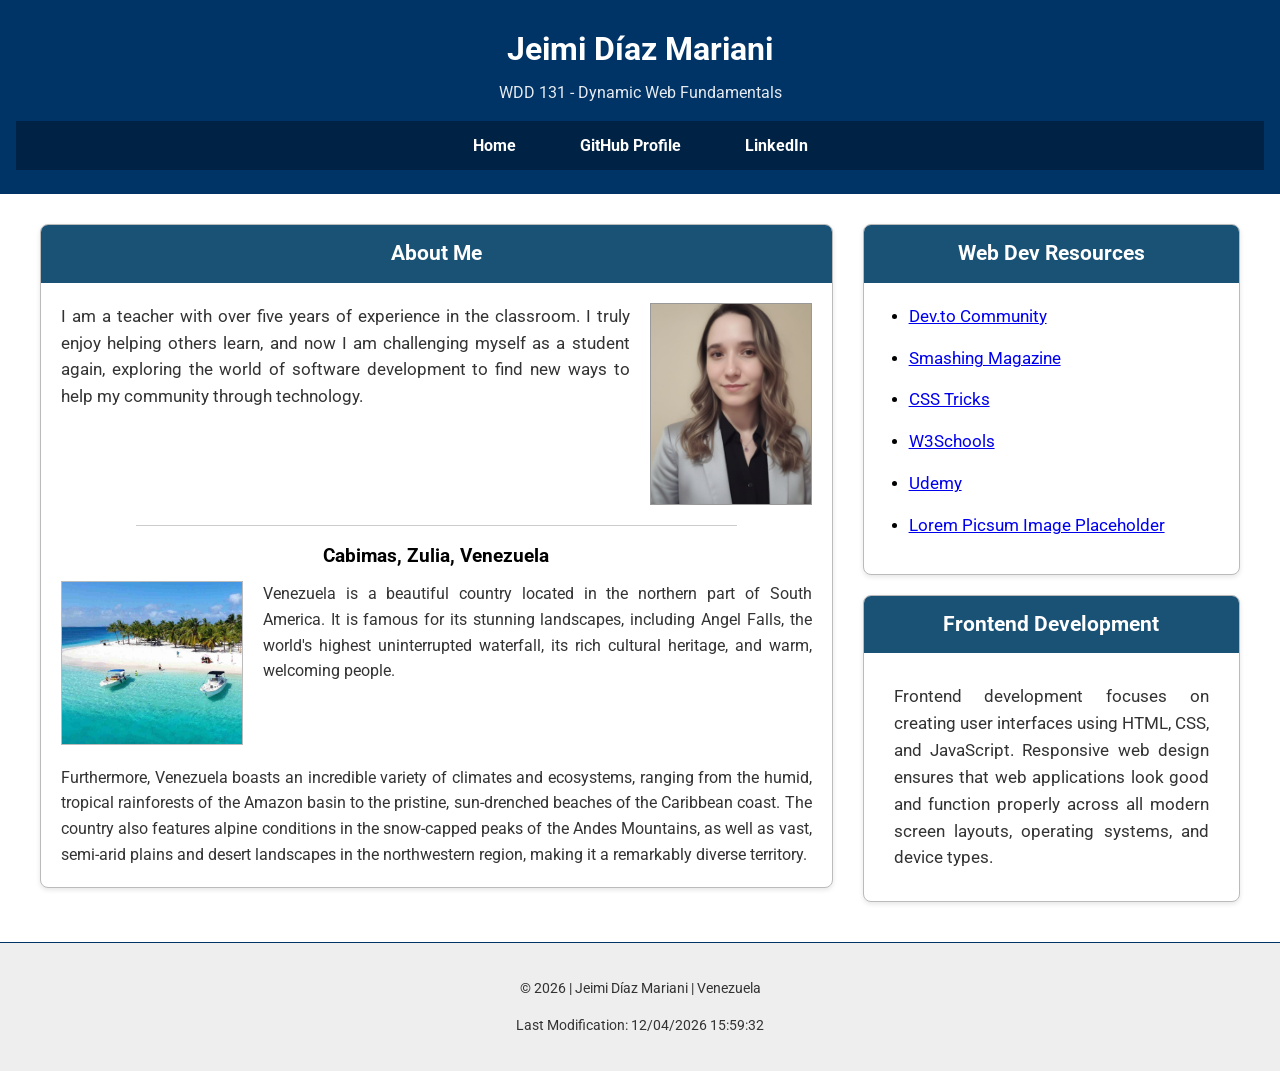
<file: index.html>
<!DOCTYPE html>
<html lang="en">
<head>
    <meta charset="UTF-8">
    <meta name="viewport" content="width=device-width, initial-scale=1.0">
    <title>WDD 131 - Dynamic Web Fundamentals - Jeimi Díaz Mariani</title>
    <meta name="description" content="WDD 131: Web Frontend Development - Jeimi Díaz Mariani.">
    <meta name="author" content="Jeimi Díaz Mariani">
    <link rel="preconnect" href="https://fonts.googleapis.com">
    <link rel="preconnect" href="https://fonts.gstatic.com" crossorigin>
    <link href="https://fonts.googleapis.com/css2?family=Roboto:wght@400;700&display=swap" rel="stylesheet">
    <link rel="stylesheet" href="styles/base.css">
    <script src="scripts/getdates.js" defer></script>
</head>
<body>
    <header>
        <h1>Jeimi Díaz Mariani</h1>
        <span id="course-title">WDD 131 - Dynamic Web Fundamentals</span>
        <nav>
            <ul class="navigation">
                <li><a href="#">Home</a></li>
                <li><a href="https://github.com/" target="_blank">GitHub Profile</a></li>
                <li><a href="https://www.linkedin.com/" target="_blank">LinkedIn</a></li>
            </ul>
        </nav>
    </header>

    <main>
        <div class="left-column">
            <section class="card">
                <h2>About Me</h2>
                <div class="card-content-profile">
                    <p>I am a teacher with over five years of experience in the classroom. I truly enjoy helping others learn, and now I am challenging myself as a student again, exploring the world of software development to find new ways to help my community through technology.</p>
                    <img src="images/profile.jpg" alt="Jeimi Díaz Mariani Profile Picture" class="profile-img">
                </div>
                <div class="location-sub-block">
                    <h3>Cabimas, Zulia, Venezuela</h3>
                    <div class="location-details">
                        <img src="images/venezuelanbeach.jpg" alt="Venezuelan beach" class="flag-img">
                        <p>Venezuela is a beautiful country located in the northern part of South America. It is famous for its stunning landscapes, including Angel Falls, the world's highest uninterrupted waterfall, its rich cultural heritage, and warm, welcoming people.</p>
                    </div>
                    <p class="climate-text">Furthermore, Venezuela boasts an incredible variety of climates and ecosystems, ranging from the humid, tropical rainforests of the Amazon basin to the pristine, sun-drenched beaches of the Caribbean coast. The country also features alpine conditions in the snow-capped peaks of the Andes Mountains, as well as vast, semi-arid plains and desert landscapes in the northwestern region, making it a remarkably diverse territory.</p>
                </div>
            </section>
        </div>

        <div class="right-column">
            <section class="card">
                <h2>Web Dev Resources</h2>
                <ul class="web-pages-list">
                    <li><a href="https://dev.to" target="_blank">Dev.to Community</a></li>
                    <li><a href="https://www.smashingmagazine.com" target="_blank">Smashing Magazine</a></li>
                    <li><a href="https://css-tricks.com" target="_blank">CSS Tricks</a></li>
                    <li><a href="https://www.w3schools.com" target="_blank">W3Schools</a></li>
                    <li><a href="https://www.udemy.com" target="_blank">Udemy</a></li>
                    <li><a href="https://picsum.photos" target="_blank">Lorem Picsum Image Placeholder</a></li>
                </ul>
            </section>

            <section class="card">
                <h2>Frontend Development</h2>
                <p class="education-text">Frontend development focuses on creating user interfaces using HTML, CSS, and JavaScript. Responsive web design ensures that web applications look good and function properly across all modern screen layouts, operating systems, and device types.</p>
            </section>
        </div>
    </main>

    <footer>
        <p>&copy; <span id="currentyear"></span> | Jeimi Díaz Mariani | Venezuela</p>
        <p id="lastModified"></p>
    </footer>
</body>
</html>
</file>
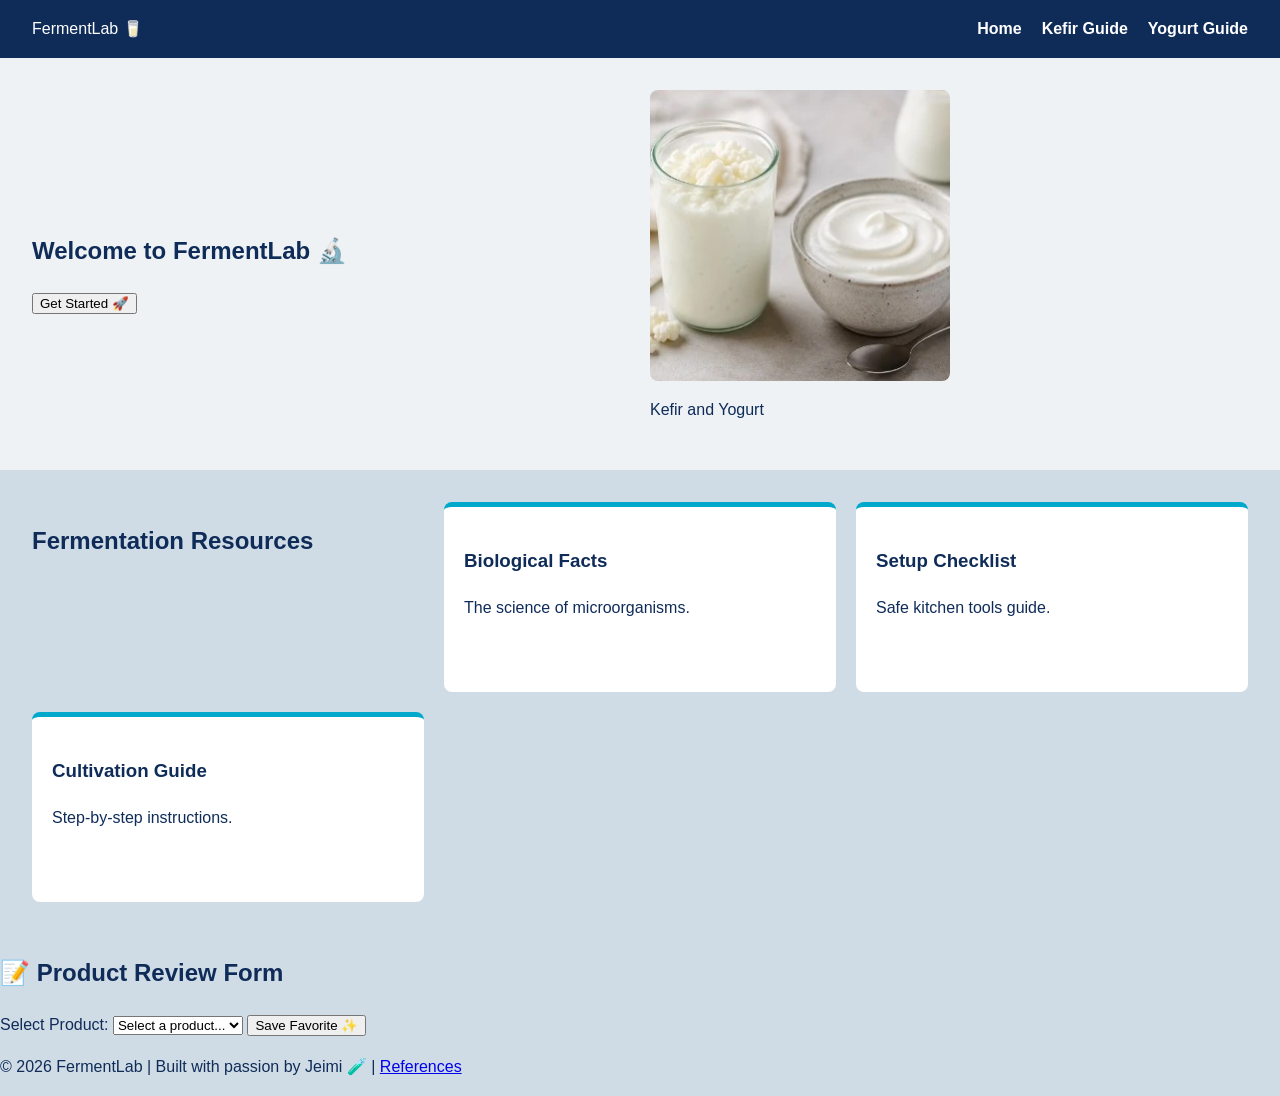
<file: fermentlab.html>
<!DOCTYPE html>
<html lang="en">
<head>
    <meta charset="UTF-8">
    <meta name="viewport" content="width=device-width, initial-scale=1.0">
    <meta name="author" content="Jeimi Díaz Mariani">
    <title>FermentLab | Culture & Craft 🧪</title>
    <meta name="description" content="Learn about the science of home fermentation. Step-by-step guides for making Kefir and Yogurt safely and easily at FermentLab.">
    <link rel="stylesheet" href="styles/fermentlab.css">
</head>
<body>
    <header>
        <nav>
            <div class="logo">FermentLab 🥛</div>
            <ul class="nav-links">
                <li><a href="fermentlab.html">Home</a></li>
                <li><a href="kefir.html">Kefir Guide</a></li>
                <li><a href="yogurt.html">Yogurt Guide</a></li>
            </ul>
        </nav>
    </header>

    <main>
        <section class="hero-split">
            <div class="hero-text">
                <h1>Welcome to FermentLab 🔬</h1>
                <button id="startBtn">Get Started 🚀</button>
            </div>
            <div class="hero-image">
                <figure>
                    <img src="images/kefirandyogurt.webp" alt="Kefir and Yogurt" width="300" height="300" loading="lazy">
                    <p>Kefir and Yogurt</p>
                </figure>
            </div>
        </section>

        <section id="ferment-cards">
            <h2>Fermentation Resources</h2>
        </section>

        <section id="review-section">
            <h2>📝 Product Review Form</h2>
            <form id="fermentForm">
                <label for="productSelect">Select Product:</label>
                <select id="productSelect" required>
                    <option value="" disabled selected>Select a product...</option>
                    <option value="kefir">Kefir 🥛</option>
                    <option value="yogurt">Yogurt 🥄</option>
                </select>
                <button type="submit">Save Favorite ✨</button>
            </form>
        </section>
    </main>

    <footer>
        <p>© 2026 FermentLab | Built with passion by Jeimi 🧪 | <a href="references.html">References</a></p>
    </footer>

    <script src="scripts/fermentlab.js" defer></script>
</body>
</html>
</file>
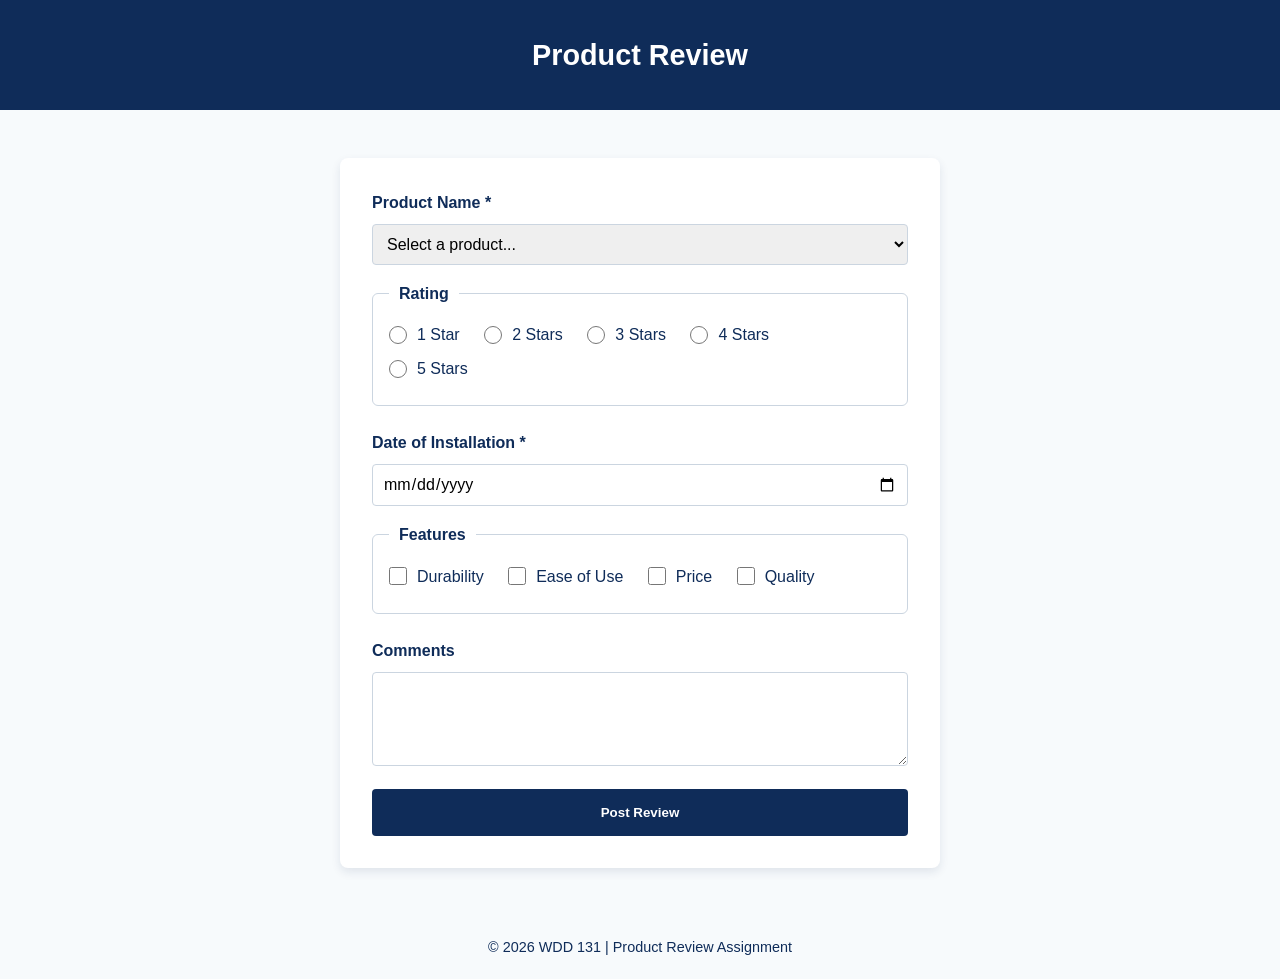
<file: form.html>
<!DOCTYPE html>
<html lang="en">
<head>
    <meta charset="UTF-8">
    <meta name="viewport" content="width=device-width, initial-scale=1.0">
    <meta name="author" content="Jeimi Diaz Mariani">
    <meta name="description" content="Product Review Form for WDD 131.">
    <title>Product Review Form | WDD 131</title>
    <link rel="stylesheet" href="styles/form.css">
</head>
<body>
    <header>
        <h1>Product Review</h1>
    </header>
    <main>
        <div class="form-container">
            <form action="review.html" method="get">
                <label for="product-select">Product Name *</label>
                <select id="product-select" name="product" required></select>

                <fieldset>
                    <legend>Rating</legend>
                    <label for="r1"><input type="radio" id="r1" name="rating" value="1" required> 1 Star</label>
                    <label for="r2"><input type="radio" id="r2" name="rating" value="2" required> 2 Stars</label>
                    <label for="r3"><input type="radio" id="r3" name="rating" value="3" required> 3 Stars</label>
                    <label for="r4"><input type="radio" id="r4" name="rating" value="4" required> 4 Stars</label>
                    <label for="r5"><input type="radio" id="r5" name="rating" value="5" required> 5 Stars</label>
                </fieldset>

                <label for="install-date">Date of Installation *</label>
                <input type="date" id="install-date" name="date" required>

                <fieldset>
                    <legend>Features</legend>
                    <label for="f1"><input type="checkbox" id="f1" name="features" value="durability"> Durability</label>
                    <label for="f2"><input type="checkbox" id="f2" name="features" value="ease"> Ease of Use</label>
                    <label for="f3"><input type="checkbox" id="f3" name="features" value="price"> Price</label>
                    <label for="f4"><input type="checkbox" id="f4" name="features" value="quality"> Quality</label>
                </fieldset>

                <label for="comments">Comments</label>
                <textarea id="comments" name="comments" rows="4"></textarea>

                <button type="submit">Post Review</button>
            </form>
        </div>
    </main>
    <footer>
        <p>© 2026 WDD 131 | Product Review Assignment</p>
    </footer>
    <script src="scripts/form.js" defer></script>
</body>
</html>
</file>
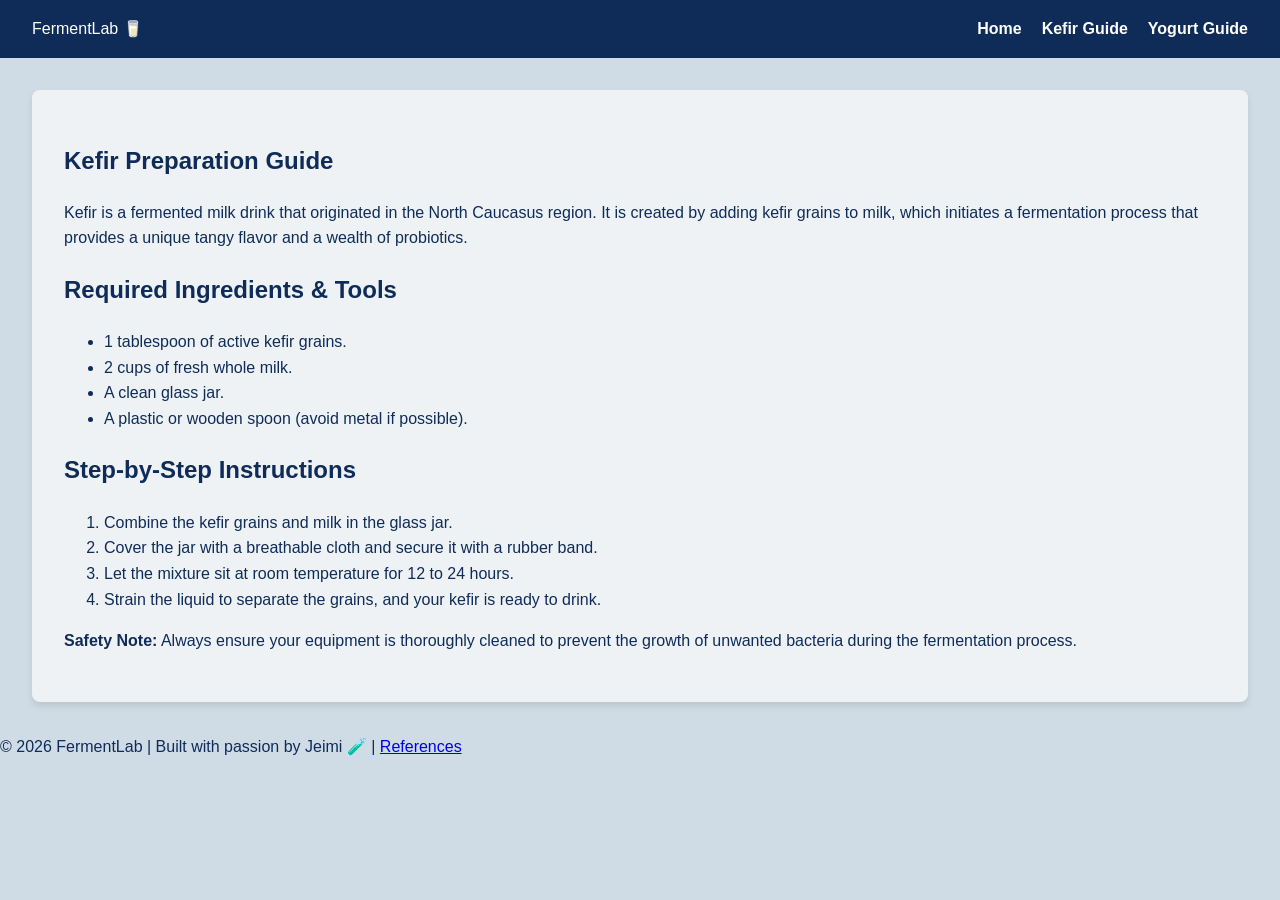
<file: kefir.html>
<!DOCTYPE html>
<html lang="en">
<head>
    <meta charset="UTF-8">
    <meta name="viewport" content="width=device-width, initial-scale=1.0">
    <meta name="author" content="Jeimi Díaz Mariani">
    <title>Kefir Guide | FermentLab</title>
    <meta name="description" content="Learn about the science of home fermentation. Step-by-step guides for making Kefir and Yogurt safely and easily at FermentLab.">
    <link rel="stylesheet" href="styles/fermentlab.css">
</head>
<body>
    <header>
        <nav>
            <div class="logo">FermentLab 🥛</div>
            <ul class="nav-links">
                <li><a href="fermentlab.html">Home</a></li>
                <li><a href="kefir.html">Kefir Guide</a></li>
                <li><a href="yogurt.html">Yogurt Guide</a></li>
            </ul>
        </nav>
    </header>

    <main>
        <section class="content-box">
            <h1>Kefir Preparation Guide</h1>
            <p>Kefir is a fermented milk drink that originated in the North Caucasus region. It is created by adding kefir grains to milk, which initiates a fermentation process that provides a unique tangy flavor and a wealth of probiotics.</p>
            <h2>Required Ingredients & Tools</h2>
            <ul>
                <li>1 tablespoon of active kefir grains.</li>
                <li>2 cups of fresh whole milk.</li>
                <li>A clean glass jar.</li>
                <li>A plastic or wooden spoon (avoid metal if possible).</li>
            </ul>
            <h2>Step-by-Step Instructions</h2>
            <ol>
                <li>Combine the kefir grains and milk in the glass jar.</li>
                <li>Cover the jar with a breathable cloth and secure it with a rubber band.</li>
                <li>Let the mixture sit at room temperature for 12 to 24 hours.</li>
                <li>Strain the liquid to separate the grains, and your kefir is ready to drink.</li>
            </ol>
            <p><strong>Safety Note:</strong> Always ensure your equipment is thoroughly cleaned to prevent the growth of unwanted bacteria during the fermentation process.</p>
        </section>
    </main>

    <footer>
        <p>© 2026 FermentLab | Built with passion by Jeimi 🧪 | <a href="references.html">References</a></p>
    </footer>
</body>
</html>
</file>
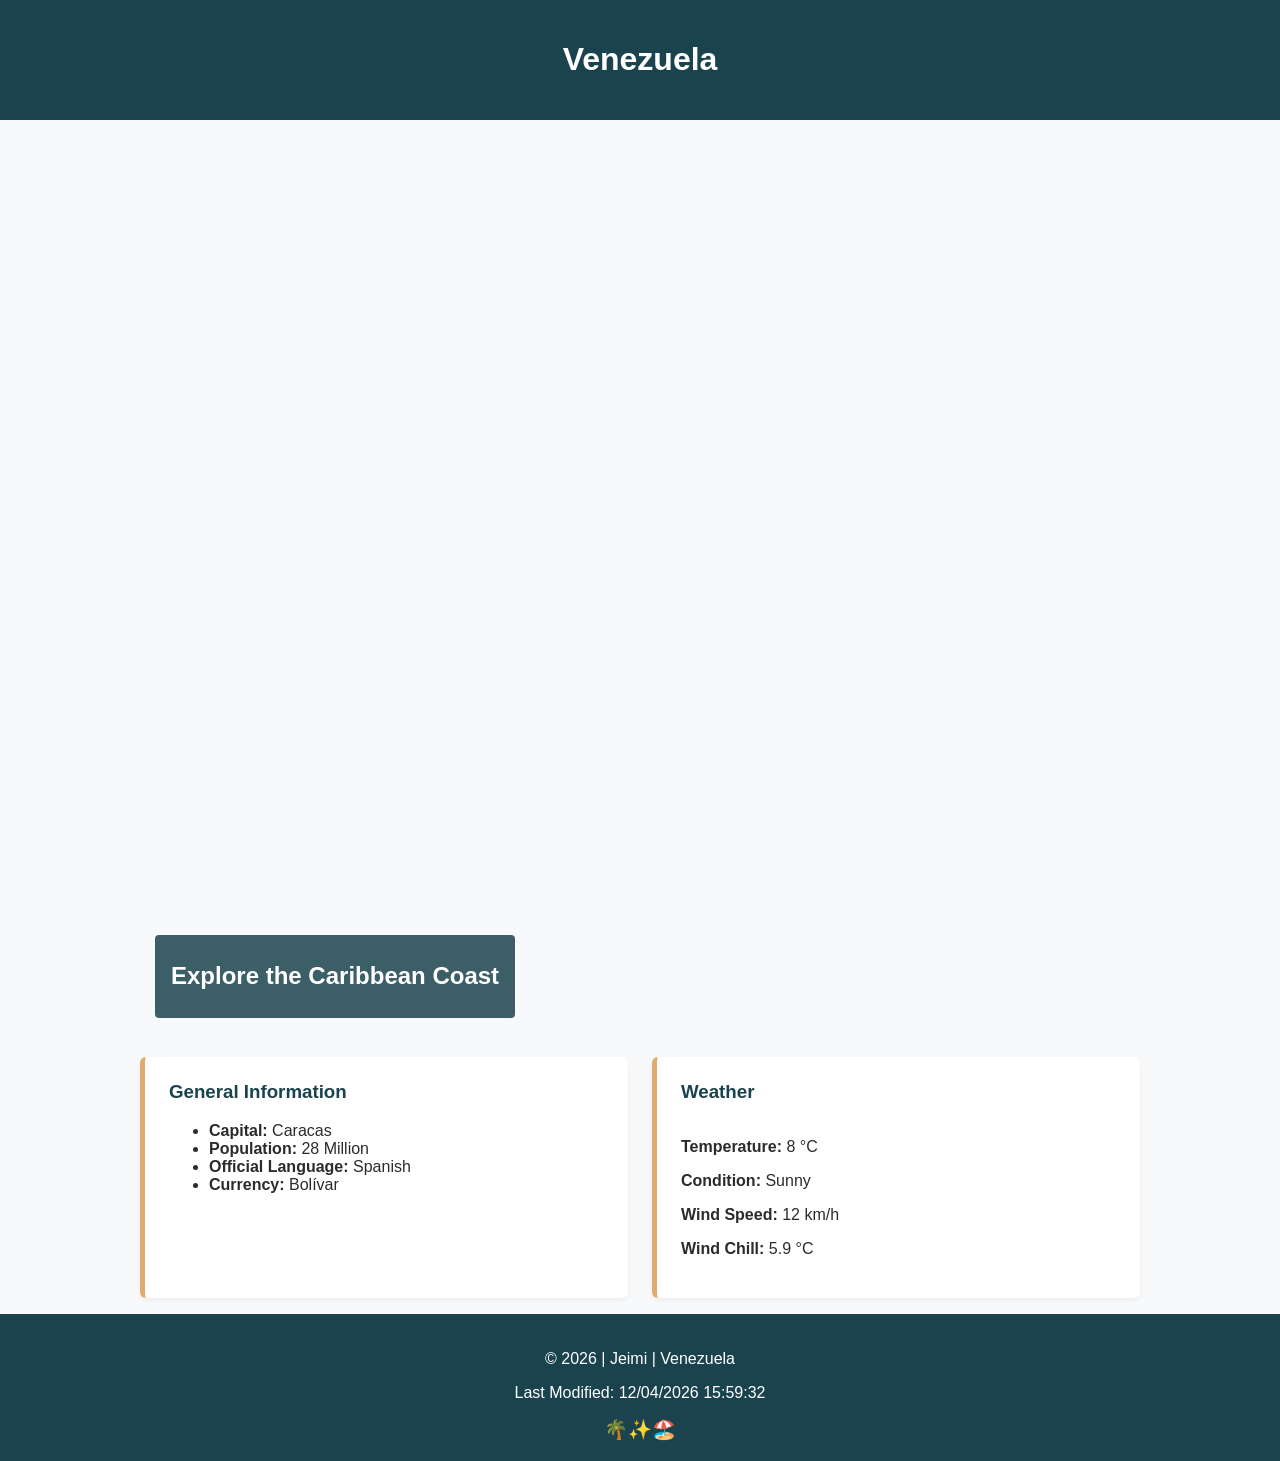
<file: place.html>
<!DOCTYPE html>
<html lang="en">
<head>
    <meta charset="UTF-8">
    <meta name="viewport" content="width=device-width, initial-scale=1.0">
    <title>W03 Country Page - Venezuela</title>
    <meta name="description" content="W03 Country Page for WDD131, detailing key data and weather metrics for Venezuela.">
    <meta name="author" content="Jeimi Díaz Mariani">
    
    <link rel="stylesheet" href="styles/place.css">
    <script src="scripts/place.js" defer></script>
</head>
<body>
    <header>
        <h1>Venezuela</h1>
    </header>

    <main>
        <div class="hero-container">
            <picture>
                <source media="(min-width: 600px)" srcset="images/venezuelanbeach-large.webp" width="1024" height="919">
                <img src="images/venezuelanbeach-small.webp" alt="Beautiful Venezuelan Beach" loading="lazy" width="600" height="600">
            </picture>
            <div class="hero-title">
                <h2>Explore the Caribbean Coast</h2>
            </div>
        </div>

        <section class="card data-card">
            <h3>General Information</h3>
            <ul>
                <li><strong>Capital:</strong> Caracas</li>
                <li><strong>Population:</strong> 28 Million</li>
                <li><strong>Official Language:</strong> Spanish</li>
                <li><strong>Currency:</strong> Bolívar</li>
            </ul>
        </section>

        <section class="card weather-card">
            <h3>Weather</h3>
            <div class="weather-content">
                <div class="weather-icon">
                    <svg xmlns="http://www.w3.org/2000/svg" width="50" height="50" viewBox="0 0 24 24" fill="none" stroke="#e0a96d" stroke-width="2" stroke-linecap="round" stroke-linejoin="round">
                        <circle cx="12" cy="12" r="4"></circle>
                        <path d="M12 2v2M12 20v2M4.93 4.93l1.41 1.41M17.66 17.66l1.41 1.41M2 12h2M20 12h2M6.34 17.66l-1.41 1.41M19.07 4.93l-1.41 1.41"></path>
                    </svg>
                </div>
                
                <div class="weather-data">
                    <p><strong>Temperature:</strong> <span id="temp">8</span> °C</p>
                    <p><strong>Condition:</strong> Sunny</p>
                    <p><strong>Wind Speed:</strong> <span id="wind">12</span> km/h</p>
                    <p><strong>Wind Chill:</strong> <span id="chill">N/A</span></p>
                </div>
            </div>
        </section>
    </main>

    <footer>
        <p>&copy; <span id="currentyear"></span> | Jeimi | Venezuela</p>
        <p class="last-modified">Last Modified: <span id="lastModified"></span></p>
        <span class="desktop-emoticon"></span>
    </footer>
</body>
</html>
</file>
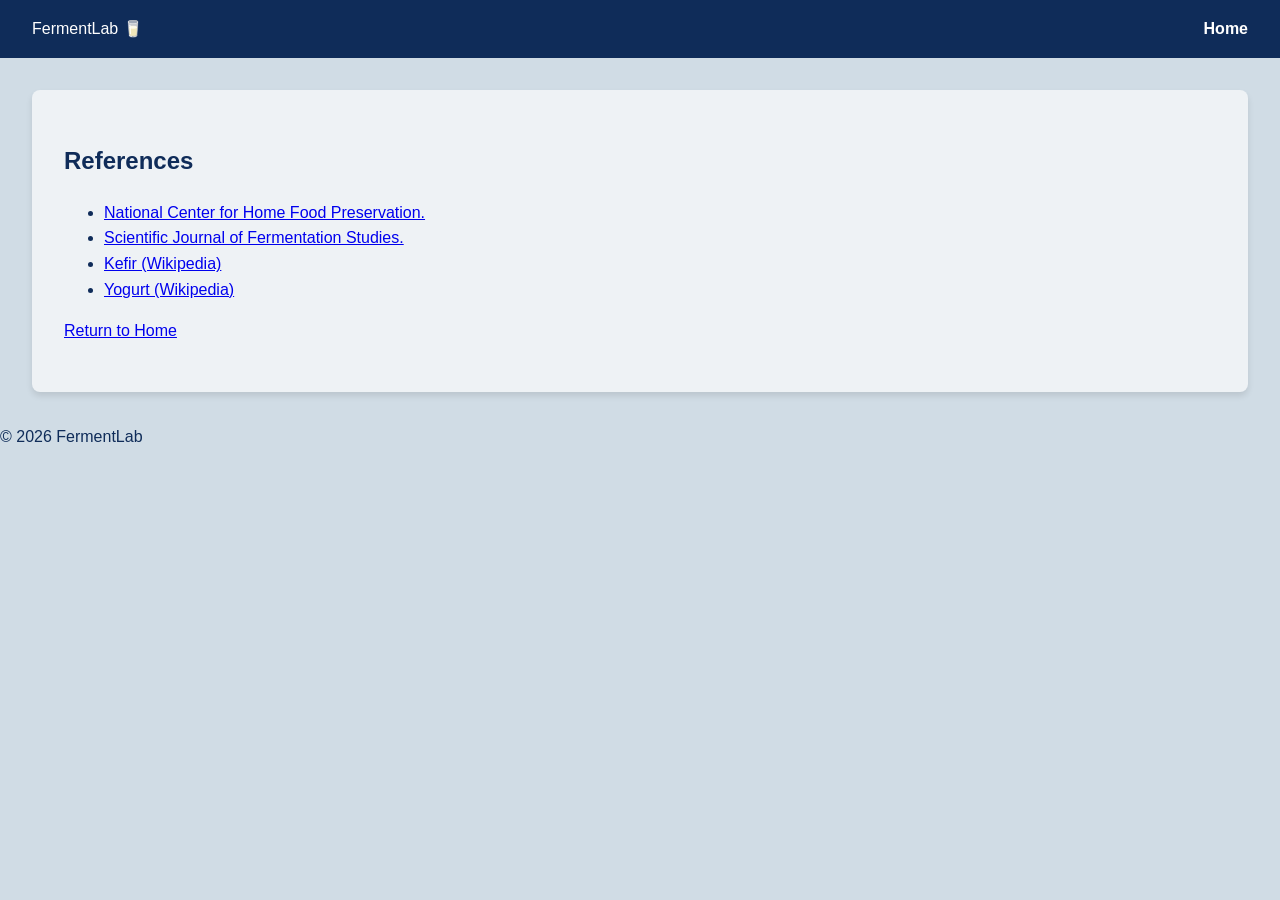
<file: references.html>
<!DOCTYPE html>
<html lang="en">
<head>
    <meta charset="UTF-8">
    <meta name="author" content="Jeimi Díaz Mariani">
    <title>References | FermentLab</title>
    <link rel="stylesheet" href="styles/fermentlab.css">
</head>
<body>
    <header>
        <nav>
            <div class="logo">FermentLab 🥛</div>
            <ul class="nav-links">
                <li><a href="fermentlab.html">Home</a></li>
            </ul>
        </nav>
    </header>

    <main>
        <section class="content-box">
            <h1>References</h1>
            <ul>
                <li><a href="https://nchfp.uga.edu/#:~:text=The%20National%20Center%20for%20Home%20Food%20Preservation%20is,recommendations%20for%20most%20methods%20of%20home%20food%20preservation.">National Center for Home Food Preservation.</li>
                <li><a href="https://www.sciencedirect.com/journal/fermented-foods">Scientific Journal of Fermentation Studies.</a></li>
                <li><a href="https://en.wikipedia.org/wiki/Kefir">Kefir (Wikipedia)</a></li>
                <li><a href="https://en.wikipedia.org/wiki/Yogurt">Yogurt (Wikipedia)</a></li>
            </ul>
            <p><a href="fermentlab.html">Return to Home</a></p>
        </section>
    </main>

    <footer>
        <p>© 2026 FermentLab</p>
    </footer>
</body>
</html>
</file>
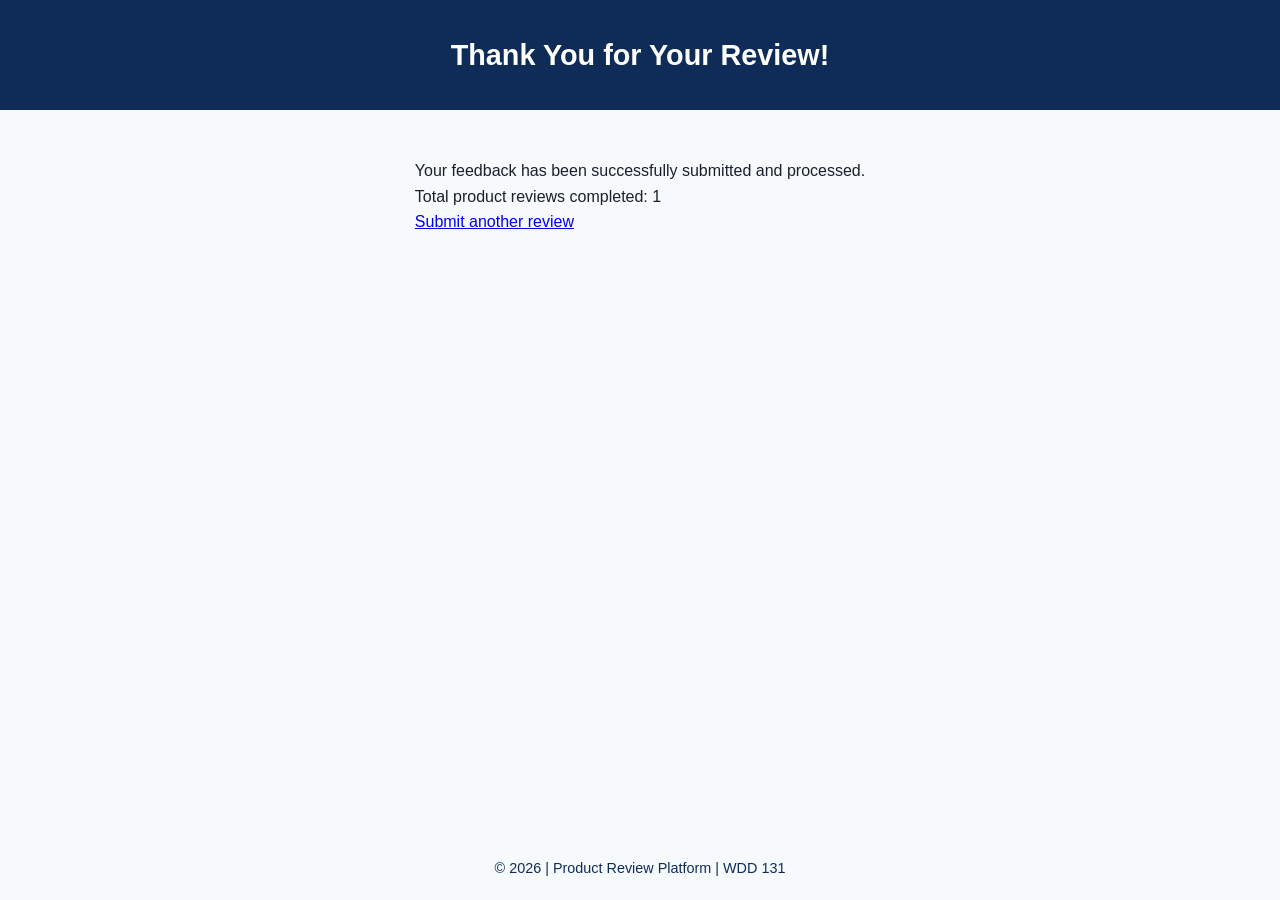
<file: review.html>
<!DOCTYPE html>
<html lang="en">
<head>
    <meta charset="UTF-8">
    <meta name="viewport" content="width=device-width, initial-scale=1.0">
    <title>Review Confirmation</title>
    <link rel="stylesheet" href="styles/form.css">
    <script src="scripts/review.js" defer></script>
</head>
<body>
    <header>
        <h1>Thank You for Your Review!</h1>
    </header>
    <main>
        <section class="confirmation-container">
            <p>Your feedback has been successfully submitted and processed.</p>
            <div id="counter-display" class="counter-box">
                <p>Total product reviews completed: <span id="review-count">0</span></p>
            </div>
            <p><a href="form.html" class="back-link">Submit another review</a></p>
        </section>
    </main>
    <footer>
        <p>&copy; 2026 | Product Review Platform | WDD 131</p>
    </footer>
</body>
</html>
</file>
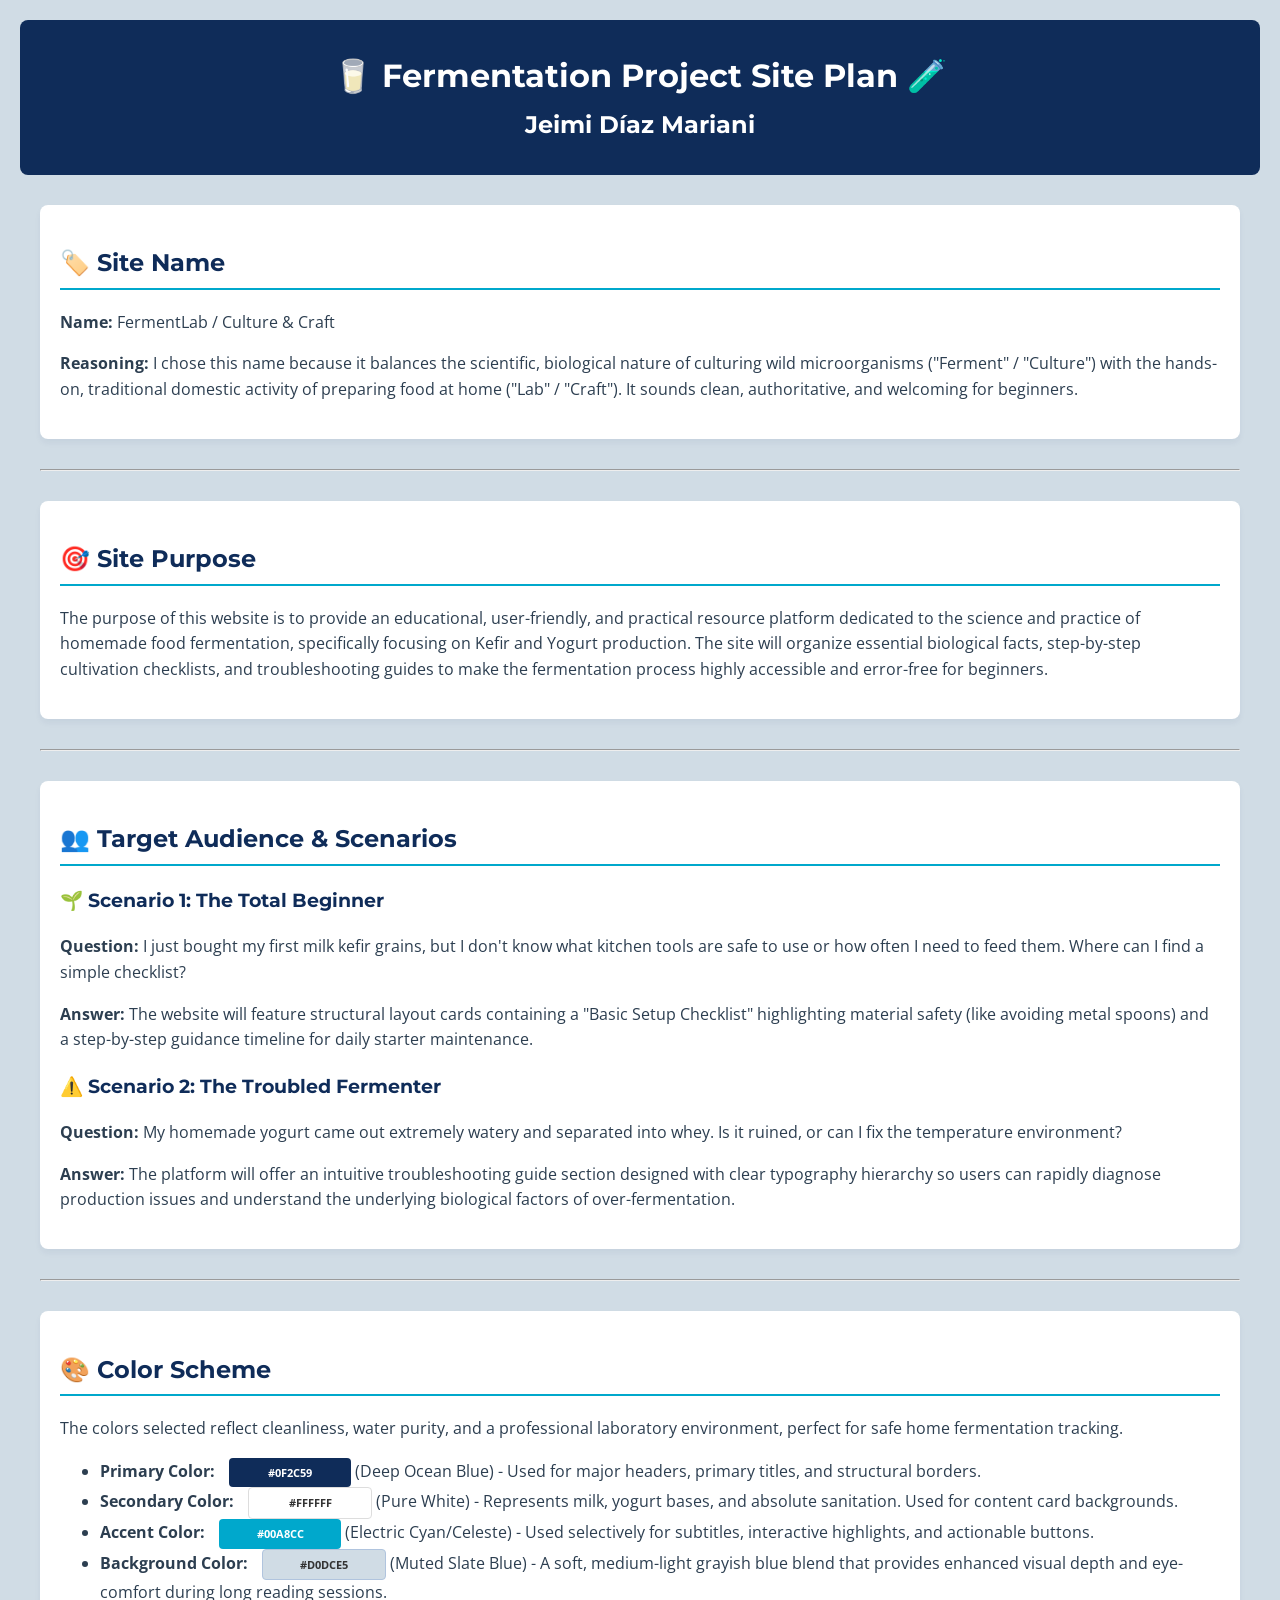
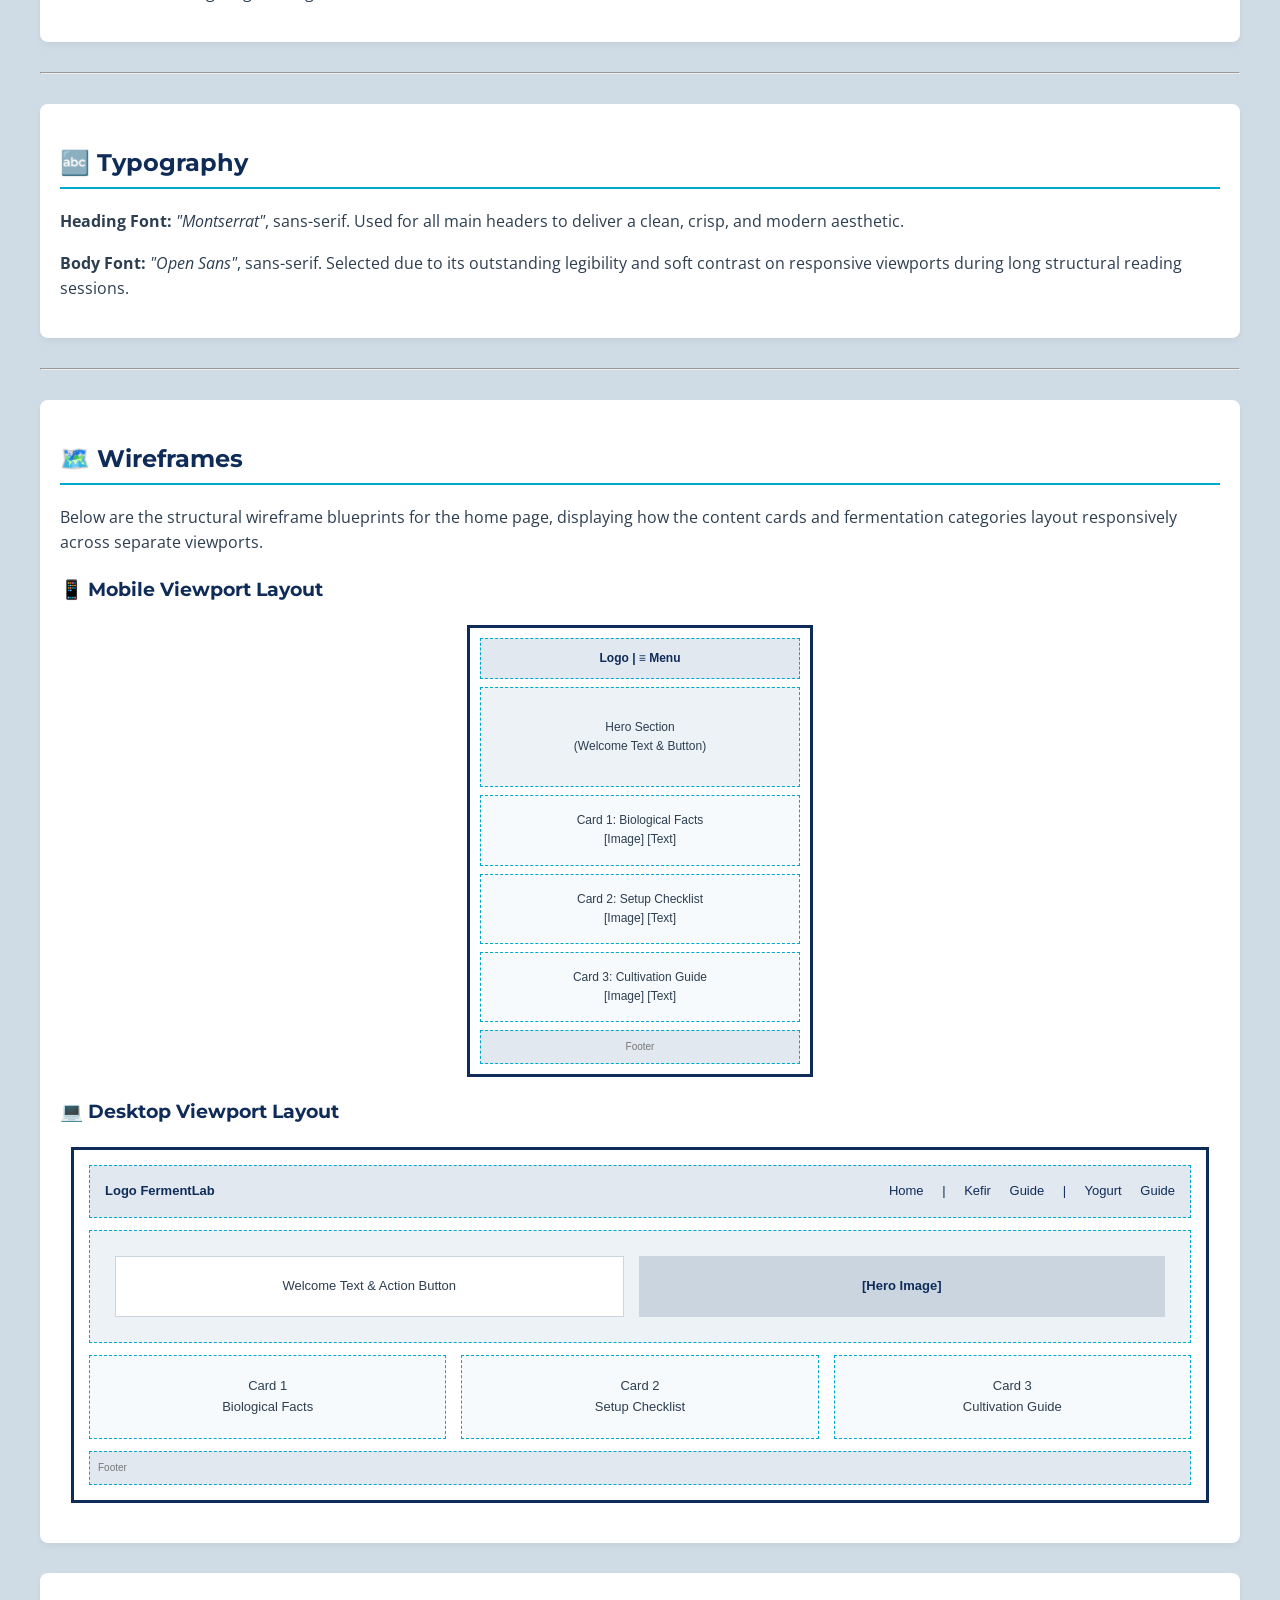
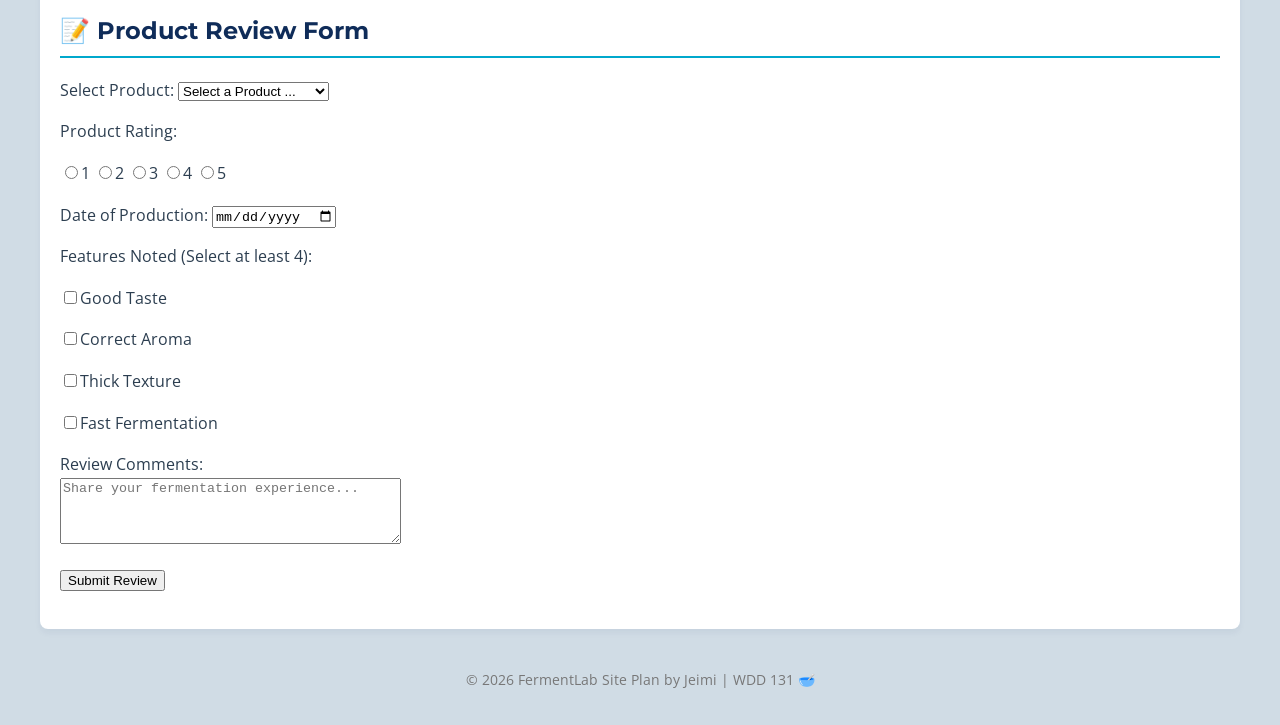
<file: site-plan.html>
<!DOCTYPE html>
<html lang="en">
<head>
    <meta charset="UTF-8">
    <meta name="viewport" content="width=device-width, initial-scale=1.0">
    <title>Fermentation Project Site Plan and Product Review</title>
    <meta name="description" content="An educational site plan and product review platform dedicated to homemade fermentation, milk kefir, and yogurt culture practices.">
    <meta name="author" content="Jeimi Díaz Mariani">
    <link rel="preconnect" href="https://fonts.googleapis.com">
    <link rel="preconnect" href="https://fonts.gstatic.com" crossorigin>
    <link href="https://fonts.googleapis.com/css2?family=Montserrat:wght@400;700&family=Open+Sans:wght@400;600&display=swap" rel="stylesheet">
    <link rel="stylesheet" href="styles/site-plan.css">
    <script src="scripts/review.js" defer></script>
</head>
<body>
    <header>
        <h1>🥛 Fermentation Project Site Plan 🧪</h1>
        <h2>Jeimi Díaz Mariani</h2>
    </header>
    <main>
        <section id="site-name">
            <h2>🏷️ Site Name</h2>
            <p><strong>Name:</strong> FermentLab / Culture & Craft</p>
            <p><strong>Reasoning:</strong> I chose this name because it balances the scientific, biological nature of culturing wild microorganisms ("Ferment" / "Culture") with the hands-on, traditional domestic activity of preparing food at home ("Lab" / "Craft"). It sounds clean, authoritative, and welcoming for beginners.</p>
        </section>

        <hr>

        <section id="site-purpose">
            <h2>🎯 Site Purpose</h2>
            <p>The purpose of this website is to provide an educational, user-friendly, and practical resource platform dedicated to the science and practice of homemade food fermentation, specifically focusing on Kefir and Yogurt production. The site will organize essential biological facts, step-by-step cultivation checklists, and troubleshooting guides to make the fermentation process highly accessible and error-free for beginners.</p>
        </section>

        <hr>

        <section id="scenarios">
            <h2>👥 Target Audience & Scenarios</h2>
            <div class="scenario">
                <h3>🌱 Scenario 1: The Total Beginner</h3>
                <p><strong>Question:</strong> I just bought my first milk kefir grains, but I don't know what kitchen tools are safe to use or how often I need to feed them. Where can I find a simple checklist?</p>
                <p><strong>Answer:</strong> The website will feature structural layout cards containing a "Basic Setup Checklist" highlighting material safety (like avoiding metal spoons) and a step-by-step guidance timeline for daily starter maintenance.</p>
            </div>
            <div class="scenario">
                <h3>⚠️ Scenario 2: The Troubled Fermenter</h3>
                <p><strong>Question:</strong> My homemade yogurt came out extremely watery and separated into whey. Is it ruined, or can I fix the temperature environment?</p>
                <p><strong>Answer:</strong> The platform will offer an intuitive troubleshooting guide section designed with clear typography hierarchy so users can rapidly diagnose production issues and understand the underlying biological factors of over-fermentation.</p>
            </div>
        </section>

        <hr>

        <section id="color-scheme">
            <h2>🎨 Color Scheme</h2>
            <p>The colors selected reflect cleanliness, water purity, and a professional laboratory environment, perfect for safe home fermentation tracking.</p>
            <ul>
                <li><strong>Primary Color:</strong> <span class="color-box primary">#0F2C59</span> (Deep Ocean Blue) - Used for major headers, primary titles, and structural borders.</li>
                <li><strong>Secondary Color:</strong> <span class="color-box secondary">#FFFFFF</span> (Pure White) - Represents milk, yogurt bases, and absolute sanitation. Used for content card backgrounds.</li>
                <li><strong>Accent Color:</strong> <span class="color-box accent">#00A8CC</span> (Electric Cyan/Celeste) - Used selectively for subtitles, interactive highlights, and actionable buttons.</li>
                <li><strong>Background Color:</strong> <span class="color-box background">#D0DCE5</span> (Muted Slate Blue) - A soft, medium-light grayish blue blend that provides enhanced visual depth and eye-comfort during long reading sessions.</li>
            </ul>
        </section>

        <hr>

        <section id="typography">
            <h2>🔤 Typography</h2>
            <p><strong>Heading Font:</strong> <em>"Montserrat"</em>, sans-serif. Used for all main headers to deliver a clean, crisp, and modern aesthetic.</p>
            <p><strong>Body Font:</strong> <em>"Open Sans"</em>, sans-serif. Selected due to its outstanding legibility and soft contrast on responsive viewports during long structural reading sessions.</p>
        </section>

        <hr>

        <section id="wireframes">
            <h2>🗺️ Wireframes</h2>
            <p>Below are the structural wireframe blueprints for the home page, displaying how the content cards and fermentation categories layout responsively across separate viewports.</p>
            
            <div class="wireframe-container">
                <h3>📱 Mobile Viewport Layout</h3>
                <div class="w-mobile">
                    <div class="w-header">Logo | ≡ Menu</div>
                    <div class="w-hero">Hero Section<br>(Welcome Text & Button)</div>
                    <div class="w-card">Card 1: Biological Facts<br>[Image] [Text]</div>
                    <div class="w-card">Card 2: Setup Checklist<br>[Image] [Text]</div>
                    <div class="w-card">Card 3: Cultivation Guide<br>[Image] [Text]</div>
                    <div class="w-footer">Footer</div>
                </div>
            </div>

            <div class="wireframe-container">
                <h3>💻 Desktop Viewport Layout</h3>
                <div class="w-desktop">
                    <div class="w-header-d">
                        <span>Logo FermentLab</span>
                        <div class="w-nav-d">Home | Kefir Guide | Yogurt Guide</div>
                    </div>
                    <div class="w-hero-d">
                        <div class="w-hero-left">Welcome Text & Action Button</div>
                        <div class="w-hero-right">[Hero Image]</div>
                    </div>
                    <div class="w-cards-d">
                        <div class="w-card-d">Card 1<br>Biological Facts</div>
                        <div class="w-card-d">Card 2<br>Setup Checklist</div>
                        <div class="w-card-d">Card 3<br>Cultivation Guide</div>
                    </div>
                    <div class="w-footer">Footer</div>
                </div>
            </div>
        </section>

        <section id="review-form-section">
            <h2>📝 Product Review Form</h2>
            <form method="get" action="review.html">
                <p>
                    <label for="product-select">Select Product: </label>
                    <select id="product-select" name="product" required>
                        <option value="" disabled selected>Select a Product ...</option>
                        <option value="kefir">Milk Kefir Grains</option>
                        <option value="yogurt">Yogurt Starter Culture</option>
                    </select>
                </p>

                <p>Product Rating:</p>
                <p>
                    <label for="rating-1"><input type="radio" id="rating-1" name="rating" value="1" required>1</label>
                    <label for="rating-2"><input type="radio" id="rating-2" name="rating" value="2" required>2</label>
                    <label for="rating-3"><input type="radio" id="rating-3" name="rating" value="3" required>3</label>
                    <label for="rating-4"><input type="radio" id="rating-4" name="rating" value="4" required>4</label>
                    <label for="rating-5"><input type="radio" id="rating-5" name="rating" value="5" required>5</label>
                </p>

                <p>
                    <label for="review-date">Date of Production: </label>
                    <input type="date" id="review-date" name="date" required>
                </p>

                <p>Features Noted (Select at least 4):</p>
                <p>
                    <label for="feature-taste"><input type="checkbox" id="feature-taste" name="features" value="taste">Good Taste</label>
                </p>
                <p>
                    <label for="feature-aroma"><input type="checkbox" id="feature-aroma" name="features" value="aroma">Correct Aroma</label>
                </p>
                <p>
                    <label for="feature-texture"><input type="checkbox" id="feature-texture" name="features" value="texture">Thick Texture</label>
                </p>
                <p>
                    <label for="feature-speed"><input type="checkbox" id="feature-speed" name="features" value="speed">Fast Fermentation</label>
                </p>

                <p>
                    <label for="comments">Review Comments: </label><br>
                    <textarea id="comments" name="comments" rows="4" cols="40" placeholder="Share your fermentation experience..."></textarea>
                </p>

                <p>
                    <button type="submit">Submit Review</button>
                </p>
            </form>
        </section>
    </main>
    <footer>
        <p>&copy; 2026 FermentLab Site Plan by Jeimi | WDD 131 🥣</p>
    </footer>
</body>
</html>
</file>
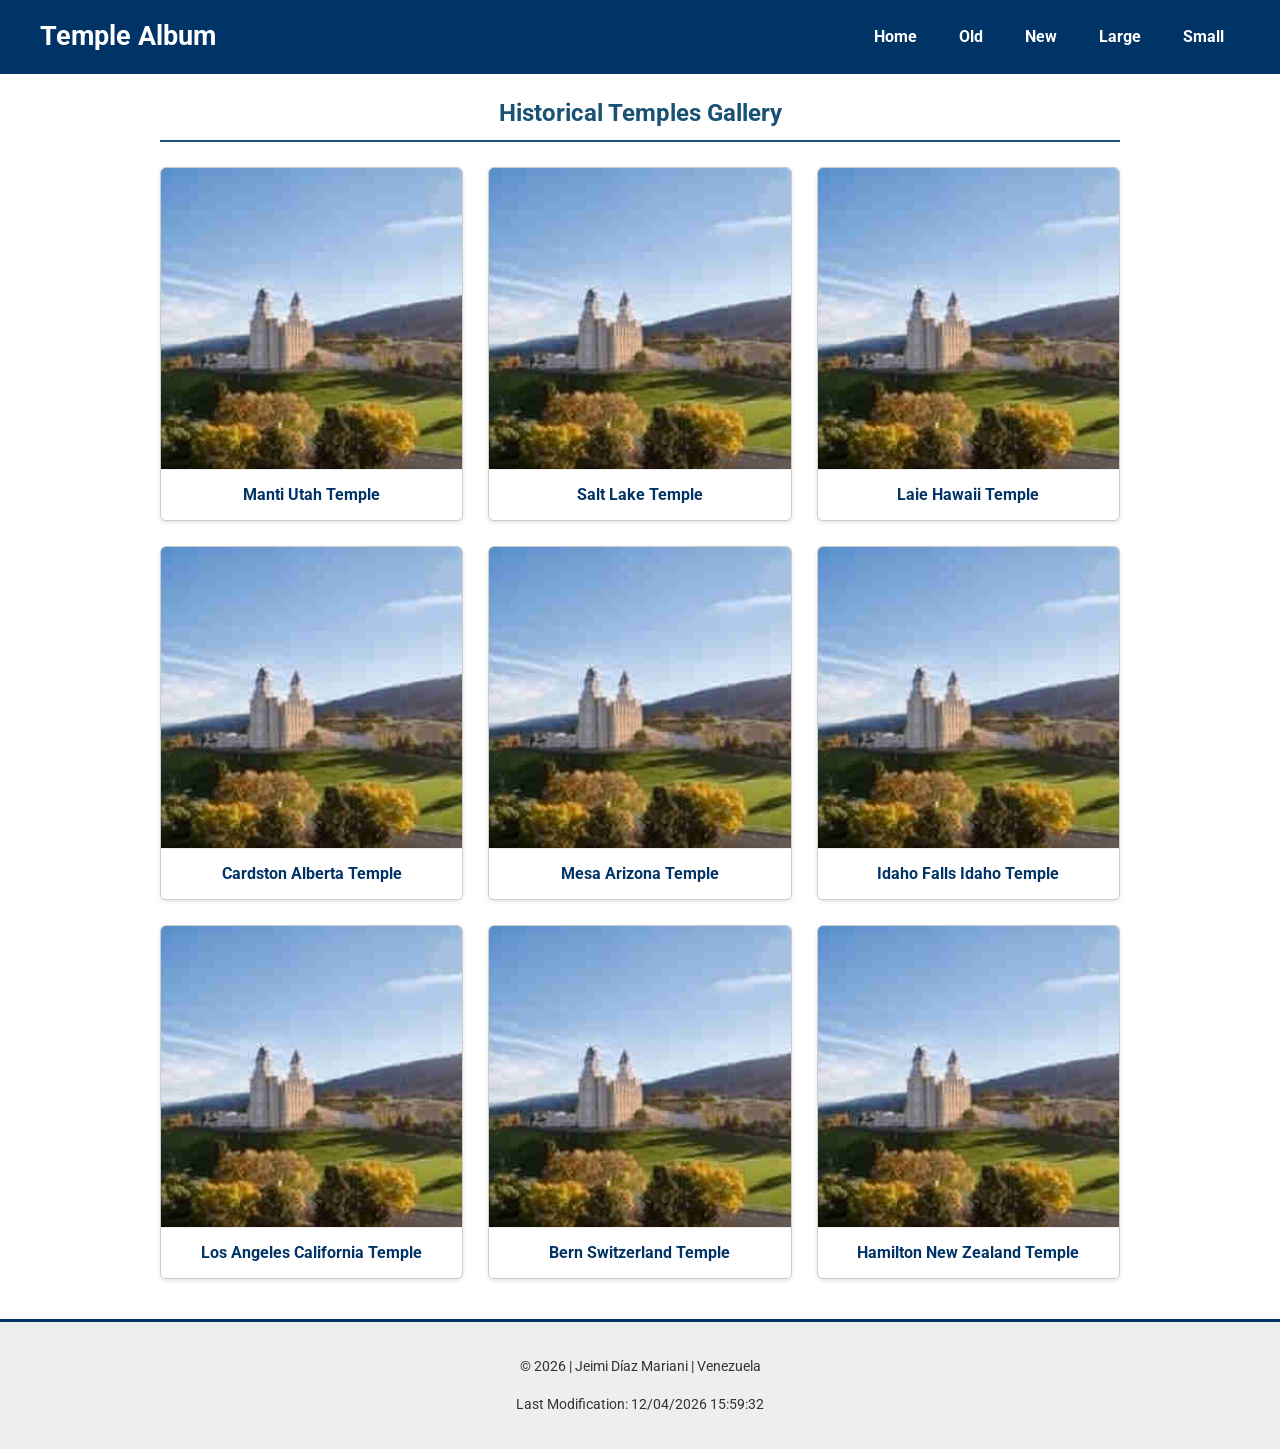
<file: temples.html>
<!DOCTYPE html>
<html lang="en">
<head>
    <meta charset="UTF-8">
    <meta name="viewport" content="width=device-width, initial-scale=1.0">
    <title>WDD 131 - Temple Album - Jeimi Díaz Mariani</title>
    <meta name="description" content="WDD 131: Temple Album assignment focusing on responsive grid, images, and a functional hamburger menu following given instructions.">
    <meta name="author" content="Jeimi Díaz Mariani">
    <link rel="preconnect" href="https://fonts.googleapis.com">
    <link rel="preconnect" href="https://fonts.gstatic.com" crossorigin>
    <link href="https://fonts.googleapis.com/css2?family=Roboto:wght@400;700&display=swap" rel="stylesheet">
    <link rel="stylesheet" href="styles/temples.css">
    <link rel="stylesheet" href="styles/temples-large.css">
    <script src="scripts/temples.js" defer></script>
</head>
<body>
    <header>
        <h1>Temple Album</h1>
        <button id="menu-toggle" aria-label="Toggle Menu">&#9776;</button>
        <nav>
            <ul class="navigation">
                <li><a href="index.html">Home</a></li>
                <li><a href="#">Old</a></li>
                <li><a href="#">New</a></li>
                <li><a href="#">Large</a></li>
                <li><a href="#">Small</a></li>
            </ul>
        </nav>
    </header>

    <main>
        <h2>Historical Temples Gallery</h2>
        <div class="gallery-grid">
            <figure>
                <img src="images/manti_t.jpg" alt="Manti Utah Temple" width="200" height="200">
                <figcaption>Manti Utah Temple</figcaption>
            </figure>

            <figure>
                <img src="images/manti_t.jpg" alt="Salt Lake Temple" width="200" height="200">
                <figcaption>Salt Lake Temple</figcaption>
            </figure>

            <figure>
                <img src="images/manti_t.jpg" alt="Laie Hawaii Temple" width="200" height="200">
                <figcaption>Laie Hawaii Temple</figcaption>
            </figure>

            <figure>
                <img src="images/manti_t.jpg" alt="Cardston Alberta Temple" loading="lazy" width="200" height="200">
                <figcaption>Cardston Alberta Temple</figcaption>
            </figure>

            <figure>
                <img src="images/manti_t.jpg" alt="Mesa Arizona Temple" loading="lazy" width="200" height="200">
                <figcaption>Mesa Arizona Temple</figcaption>
            </figure>

            <figure>
                <img src="images/manti_t.jpg" alt="Idaho Falls Idaho Temple" loading="lazy" width="200" height="200">
                <figcaption>Idaho Falls Idaho Temple</figcaption>
            </figure>

            <figure>
                <img src="images/manti_t.jpg" alt="Los Angeles California Temple" loading="lazy" width="200" height="200">
                <figcaption>Los Angeles California Temple</figcaption>
            </figure>

            <figure>
                <img src="images/manti_t.jpg" alt="Bern Switzerland Temple" loading="lazy" width="200" height="200">
                <figcaption>Bern Switzerland Temple</figcaption>
            </figure>

            <figure>
                <img src="images/manti_t.jpg" alt="Hamilton New Zealand Temple" loading="lazy" width="200" height="200">
                <figcaption>Hamilton New Zealand Temple</figcaption>
            </figure>
        </div>
    </main>

    <footer>
        <p>&copy; <span id="currentyear"></span> | Jeimi Díaz Mariani | Venezuela</p>
        <p id="lastModified"></p>
    </footer>
</body>
</html>
</file>
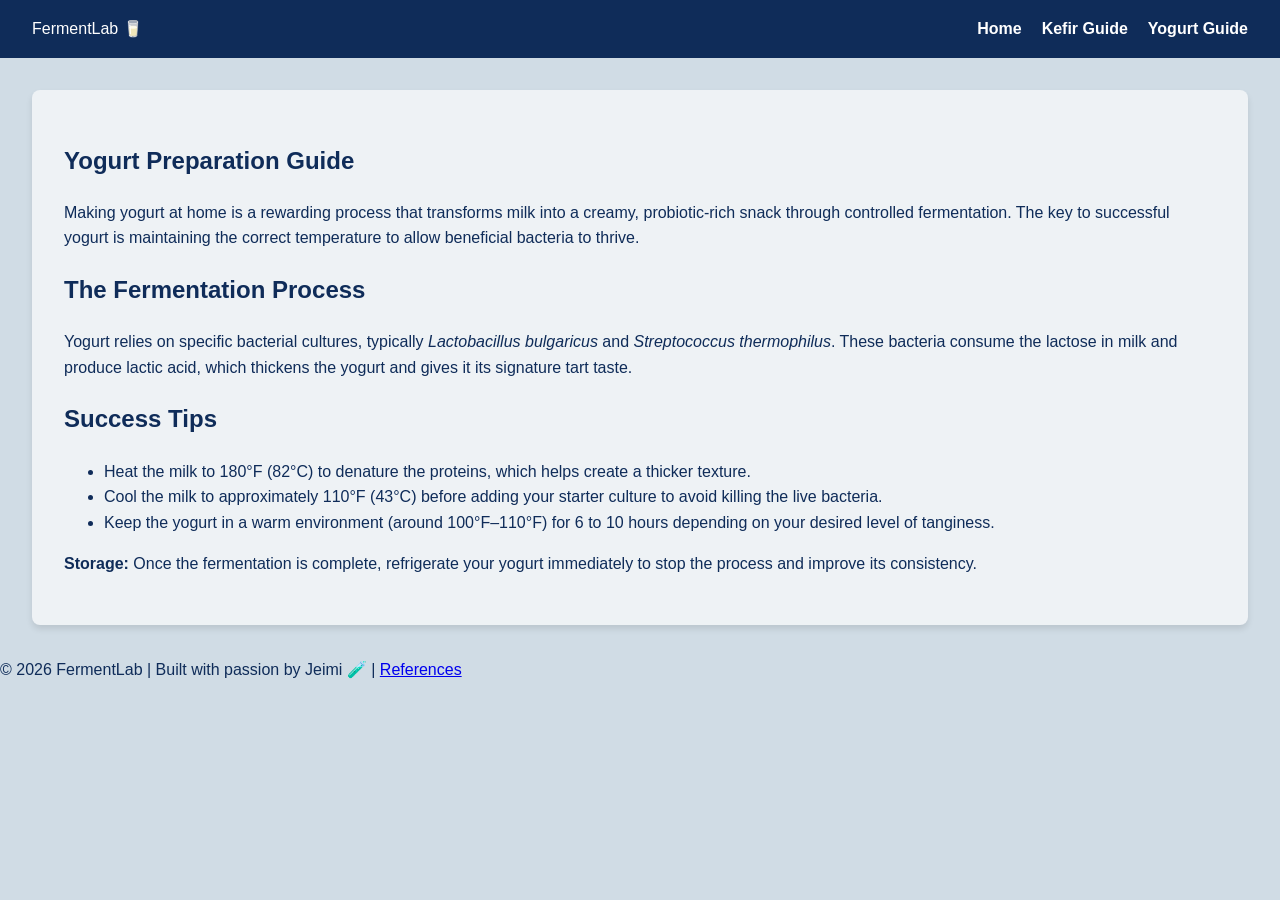
<file: yogurt.html>
<!DOCTYPE html>
<html lang="en">
<head>
    <meta charset="UTF-8">
    <meta name="viewport" content="width=device-width, initial-scale=1.0">
    <meta name="author" content="Jeimi Díaz Mariani">
    <title>Yogurt Guide | FermentLab</title>
    <meta name="description" content="Learn about the science of home fermentation. Step-by-step guides for making Kefir and Yogurt safely and easily at FermentLab.">
    <link rel="stylesheet" href="styles/fermentlab.css">
</head>
<body>
    <header>
        <nav>
            <div class="logo">FermentLab 🥛</div>
            <ul class="nav-links">
                <li><a href="fermentlab.html">Home</a></li>
                <li><a href="kefir.html">Kefir Guide</a></li>
                <li><a href="yogurt.html">Yogurt Guide</a></li>
            </ul>
        </nav>
    </header>

    <main>
        <section class="content-box">
            <h1>Yogurt Preparation Guide</h1>
            <p>Making yogurt at home is a rewarding process that transforms milk into a creamy, probiotic-rich snack through controlled fermentation. The key to successful yogurt is maintaining the correct temperature to allow beneficial bacteria to thrive.</p>
            <h2>The Fermentation Process</h2>
            <p>Yogurt relies on specific bacterial cultures, typically <em>Lactobacillus bulgaricus</em> and <em>Streptococcus thermophilus</em>. These bacteria consume the lactose in milk and produce lactic acid, which thickens the yogurt and gives it its signature tart taste.</p>
            <h2>Success Tips</h2>
            <ul>
                <li>Heat the milk to 180°F (82°C) to denature the proteins, which helps create a thicker texture.</li>
                <li>Cool the milk to approximately 110°F (43°C) before adding your starter culture to avoid killing the live bacteria.</li>
                <li>Keep the yogurt in a warm environment (around 100°F–110°F) for 6 to 10 hours depending on your desired level of tanginess.</li>
            </ul>
            <p><strong>Storage:</strong> Once the fermentation is complete, refrigerate your yogurt immediately to stop the process and improve its consistency.</p>
        </section>
    </main>

    <footer>
        <p>© 2026 FermentLab | Built with passion by Jeimi 🧪 | <a href="references.html">References</a></p>
    </footer>
</body>
</html>
</file>
<file: styles/base.css>
:root {
    --primary-color: #003366;
    --secondary-color: #f4f4f4;
    --text-color: #333;
    --accent-color: #ffcc00;
}

body {
    font-family: 'Roboto', 'Segoe UI', Tahoma, sans-serif;
    color: var(--text-color);
    margin: 0;
    padding: 0;
    line-height: 1.6;
    background-color: #ffffff;
}

header {
    background-color: var(--primary-color);
    color: white;
    padding: 1.5rem 1rem;
    text-align: center;
}

header h1 {
    margin: 0 0 5px 0;
}

#course-title {
    font-size: 1rem;
    display: block;
    margin-bottom: 15px;
    opacity: 0.9;
}

nav ul {
    list-style: none;
    padding: 0;
    margin: 0;
    display: flex;
    justify-content: center;
    gap: 1.5rem;
    background-color: #002244;
}

nav a {
    color: white;
    text-decoration: none;
    padding: 12px 20px;
    display: block;
    font-weight: bold;
    transition: background-color 0.3s ease;
}

nav a:hover {
    background-color: var(--accent-color);
    color: black;
}

main {
    display: grid;
    grid-template-columns: 1fr;
    gap: 20px;
    max-width: 1200px;
    margin: 30px auto;
    padding: 0 20px;
}

.left-column, .right-column {
    display: flex;
    flex-direction: column;
    gap: 20px;
}

.card {
    border: 1px solid #bbb;
    border-radius: 8px;
    background-color: #ffffff;
    box-shadow: 0 2px 5px rgba(0,0,0,0.1);
    overflow: hidden;
}

.card h2 {
    background-color: #1a5276;
    color: white;
    margin: 0;
    padding: 12px 20px;
    font-size: 1.3rem;
    text-align: center;
}

.card-content-profile {
    display: flex;
    flex-direction: column-reverse;
    padding: 20px;
    gap: 20px;
}

.card-content-profile p {
    margin: 0;
    font-size: 1.05rem;
}

.profile-img {
    display: block;
    margin: 0 auto;
    width: 150px;
    height: 185px;
    object-fit: cover;
    border: 1px solid #999;
}

.location-sub-block {
    padding: 0 20px 20px 20px;
}

.location-sub-block h3 {
    text-align: center;
    margin: 10px 0;
    font-size: 1.2rem;
    color: #000000;
}

.location-sub-block::before {
    content: "";
    display: block;
    width: 80%;
    height: 1px;
    background-color: #ccc;
    margin: 0 auto 15px auto;
}

.location-details {
    display: flex;
    flex-direction: column;
    align-items: center;
    gap: 20px;
}

.flag-img {
    width: 160px;
    height: auto;
    border: 1px solid #bbb;
}

.location-details p {
    text-align: justify;
    margin: 0;
    font-size: 1rem;
}

.climate-text {
    text-align: justify;
    margin: 20px 0 0 0;
    font-size: 1rem;
    width: 100%;
}

.web-pages-list {
    list-style-type: disc;
    padding: 20px 20px 20px 45px;
    margin: 0;
}

.web-pages-list li {
    margin-bottom: 15px;
    color: #000000;
}

.web-pages-list a {
    color: #0000ee;
    text-decoration: underline;
    font-size: 1.05rem;
}

.education-text {
    text-align: justify;
    padding: 30px;
    margin: 0;
    font-size: 1.05rem;
}

footer {
    border-top: 1px solid var(--primary-color);
    text-align: center;
    padding: 1.2rem;
    font-size: 0.9rem;
    background-color: #eee;
    margin-top: 40px;
}

@media (min-width: 850px) {
    main {
        grid-template-columns: 2.1fr 1fr;
        gap: 30px;
        align-items: stretch;
    }

    .right-column {
        display: flex;
        flex-direction: column;
        height: 100%;
        justify-content: flex-start;
    }

    .dynamic-push {
        margin-top: auto;
    }

    .card-content-profile {
        text-align: justify;
        flex-direction: row;
        align-items: flex-start;
    }

    .card-content-profile p {
        flex: 1;
    }

    .profile-img {
        margin: 0;
        width: 160px;
        height: 200px;
    }

    .location-details {
        flex-direction: row;
        align-items: flex-start;
    }

    .flag-img {
        width: 180px;
    }

    .location-details p {
        flex: 1;
    }
}
</file>
<file: styles/fermentlab.css>
:root {
    --primary-color: #0F2C59;
    --accent-color: #00A8CC;
    --bg-light: #eef2f5;
    --bg-body: #D0DCE5;
    --text-color: #0F2C59;
    --white: #FFFFFF;
}

body {
    font-family: 'Open Sans', sans-serif;
    background-color: var(--bg-body);
    color: var(--text-color);
    margin: 0;
    line-height: 1.6;
}

header {
    background-color: var(--primary-color);
    color: var(--white);
    padding: 1rem 2rem;
}

nav {
    display: flex;
    justify-content: space-between;
    align-items: center;
}

.nav-links {
    display: flex;
    list-style-type: none;
    gap: 20px;
    margin: 0;
    padding: 0;
}

.nav-links li a {
    text-decoration: none;
    color: var(--white);
    font-weight: bold;
}

.hero-split {
    display: grid;
    grid-template-columns: 1fr 1fr;
    gap: 20px;
    padding: 2rem;
    background-color: var(--bg-light);
    min-height: 300px;
    align-items: center;
}

.hero-image figure {
    margin: 0;
}

.hero-image img {
    width: 100%;
    max-width: 300px;
    height: auto;
    border-radius: 8px;
    display: block;
}

#ferment-cards {
    display: grid;
    grid-template-columns: repeat(3, 1fr);
    gap: 20px;
    padding: 2rem;
    min-height: 400px;
}

.ferment-card {
    background: var(--white);
    padding: 20px;
    border-radius: 8px;
    border-top: 5px solid var(--accent-color);
}

.content-box {
    background-color: var(--bg-light);
    padding: 2rem;
    margin: 2rem;
    border-radius: 8px;
    box-shadow: 0 4px 6px rgba(0,0,0,0.1);
}

@media (max-width: 768px) {
    nav {
        flex-direction: column;
        text-align: center;
    }

    .nav-links {
        margin-top: 10px;
    }

    .hero-split, 
    #ferment-cards {
        grid-template-columns: 1fr; 
    }
}
</file>
<file: styles/form.css>
:root {
    --primary-color: #0F2C59;
    --accent-color: #00A8CC;
    --bg-color: #F7FAFC;
    --card-bg: #FFFFFF;
    --text-color: #1A202C;
    --border-color: #CBD5E0;
    --error-color: #E53E3E;
}

* {
    box-sizing: border-box;
    margin: 0;
    padding: 0;
}

body {
    font-family: -apple-system, BlinkMacSystemFont, "Segoe UI", Roboto, Helvetica, Arial, sans-serif;
    background-color: var(--bg-color);
    color: var(--text-color);
    line-height: 1.6;
    display: flex;
    flex-direction: column;
    min-height: 100vh;
}

header {
    background-color: var(--primary-color);
    color: #FFFFFF;
    text-align: center;
    padding: 2rem 1rem;
}

header h1 {
    font-family: Helvetica, Arial, sans-serif;
    font-size: 1.8rem;
}

main {
    flex: 1;
    padding: 2rem 1rem;
    display: flex;
    justify-content: center;
}

.form-container {
    background-color: var(--card-bg);
    max-width: 600px;
    width: 100%;
    padding: 2rem;
    border-radius: 8px;
    box-shadow: 0 4px 10px rgba(15, 44, 89, 0.1);
}

label {
    display: block;
    font-weight: 600;
    margin-bottom: 0.5rem;
    color: var(--primary-color);
}

.required-indicator {
    color: var(--error-color);
    margin-left: 2px;
}

input[type="text"],
input[type="date"],
select,
textarea {
    width: 100%;
    padding: 10px;
    border: 1px solid var(--border-color);
    border-radius: 4px;
    margin-bottom: 1rem;
    font-family: inherit;
    font-size: 1rem;
}

fieldset {
    border: 1px solid var(--border-color);
    border-radius: 6px;
    padding: 1rem;
    margin-bottom: 1.5rem;
}

legend {
    font-weight: 700;
    color: var(--primary-color);
    padding: 0 10px;
}

fieldset label {
    display: flex;
    align-items: center;
    font-weight: normal;
    margin-bottom: 0.5rem;
    cursor: pointer;
}

fieldset input {
    margin-right: 10px;
    width: 18px;
    height: 18px;
    cursor: pointer;
}

button[type="submit"] {
    background-color: var(--primary-color);
    color: #FFFFFF;
    border: none;
    padding: 1rem;
    font-weight: 700;
    border-radius: 4px;
    cursor: pointer;
    width: 100%;
    transition: background-color 0.3s ease;
}

button[type="submit"]:hover {
    background-color: var(--accent-color);
}

footer {
    text-align: center;
    padding: 20px;
    color: var(--primary-color);
    font-size: 0.9rem;
    margin-top: auto;
}

@media (min-width: 768px) {
    main {
        padding: 3rem 2rem;
    }
    fieldset label {
        display: inline-flex;
        margin-right: 20px;
    }
}
</file>
<file: styles/place.css>
:root {
    --primary-color: #1a434e;
    --secondary-color: #e0a96d;
    --bg-color: #f7f9fb;
    --text-color: #2b2b2b;
    --white: #ffffff;
}

body {
    font-family: 'Segoe UI', Arial, sans-serif;
    margin: 0;
    padding: 0;
    background-color: var(--bg-color);
    color: var(--text-color);
}

header, footer {
    background-color: var(--primary-color);
    color: var(--white);
    text-align: center;
    padding: 1.25rem;
}

main {
    max-width: 1000px;
    margin: 0 auto;
    padding: 1rem;
    display: flex;
    flex-direction: column;
    gap: 1.5rem;
}

.hero-container {
    position: relative;
    width: 100%;
}

.hero-container img {
    width: 100%;
    height: auto;
    display: block;
    border-radius: 6px;
}

.hero-title {
    position: absolute;
    bottom: 15px;
    left: 15px;
    background-color: rgba(26, 67, 78, 0.85);
    color: var(--white);
    padding: 0.5rem 1rem;
    border-radius: 4px;
}

.card {
    background-color: var(--white);
    padding: 1.5rem;
    border-radius: 6px;
    box-shadow: 0 2px 5px rgba(0,0,0,0.05);
    border-left: 5px solid var(--secondary-color);
}

.card h3 {
    margin-top: 0;
    color: var(--primary-color);
}

.weather-content {
    display: flex;
    align-items: center;
    gap: 1.5rem;
}

.weather-icon {
    display: block;
}

.desktop-emoticon::after {
    content: "";
}

@media (min-width: 768px) {
    main {
        display: grid;
        grid-template-columns: 1fr 1fr;
    }

    .hero-container {
    position: relative;
    width: 100%;
    aspect-ratio: 1 / 1;
}

@media (min-width: 768px) {
    .hero-container {
        grid-column: 1 / -1;
        aspect-ratio: 1024 / 919;
    }
}

    .weather-icon {
        display: none;
    }

    .desktop-emoticon::after {
        content: " 🌴✨🏖️";
        font-size: 1.2rem;
    }
}
</file>
<file: styles/site-plan.css>
body {
    font-family: 'Open Sans', sans-serif;
    background-color: #D0DCE5;
    color: #2C3E50;
    line-height: 1.6;
    margin: 0;
    padding: 20px;
}

header {
    background-color: #0F2C59;
    color: #FFFFFF;
    padding: 25px;
    text-align: center;
    border-radius: 8px;
}

h1, h2, h3 {
    font-family: 'Montserrat', sans-serif;
    color: #0F2C59;
}

header h1, header h2 {
    color: #FFFFFF;
    margin: 5px 0;
}

section {
    margin: 30px 0;
    padding: 20px;
    background: #FFFFFF;
    border-radius: 8px;
    box-shadow: 0 4px 6px rgba(15, 44, 89, 0.05);
}

section h2 {
    border-bottom: 2px solid #00A8CC;
    padding-bottom: 5px;
}

.color-box {
    display: inline-block;
    width: 110px;
    padding: 6px;
    text-align: center;
    color: white;
    font-weight: bold;
    font-size: 11px;
    border-radius: 4px;
    margin-left: 10px;
    vertical-align: middle;
}
.primary { background-color: #0F2C59; }
.secondary { background-color: #FFFFFF; color: #333; border: 1px solid #ddd; }
.accent { background-color: #00A8CC; }
.background { background-color: #D0DCE5; color: #333; border: 1px solid #b0c4de; }

footer {
    text-align: center;
    margin-top: 40px;
    color: #777;
    font-size: 14px;
}

.w-mobile {
    max-width: 320px;
    margin: 20px auto;
    border: 3px solid #0F2C59;
    background-color: #FFFFFF;
    padding: 10px;
    font-family: sans-serif;
    text-align: center;
    font-size: 12px;
}

.w-header {
    background-color: #E2E8F0;
    padding: 10px;
    font-weight: bold;
    border: 1px dashed #00A8CC;
    margin-bottom: 8px;
    color: #0F2C59;
}

.w-hero {
    background-color: #EDF2F7;
    padding: 30px 10px;
    border: 1px dashed #00A8CC;
    margin-bottom: 8px;
    color: #2C3E50;
}

.w-card {
    background-color: #F7FAFC;
    padding: 15px 10px;
    border: 1px dashed #00A8CC;
    margin-bottom: 8px;
    color: #2C3E50;
}

.w-footer {
    background-color: #E2E8F0;
    padding: 8px;
    font-size: 10px;
    border: 1px dashed #00A8CC;
    color: #777;
}

.w-desktop {
    max-width: 95%;
    margin: 20px auto;
    border: 3px solid #0F2C59;
    background-color: #FFFFFF;
    padding: 15px;
    font-family: sans-serif;
    font-size: 13px;
}

.w-header-d {
    background-color: #E2E8F0;
    padding: 15px;
    display: flex;
    justify-content: space-between;
    align-items: center;
    border: 1px dashed #00A8CC;
    margin-bottom: 12px;
    font-weight: bold;
    color: #0F2C59;
}

.w-nav-d {
    font-weight: normal;
    word-spacing: 15px;
}

.w-hero-d {
    background-color: #EDF2F7;
    display: flex;
    gap: 15px;
    padding: 25px;
    border: 1px dashed #00A8CC;
    margin-bottom: 12px;
}

.w-hero-left {
    flex: 1;
    display: flex;
    align-items: center;
    justify-content: center;
    background: #FFFFFF;
    border: 1px solid #CBD5E0;
    padding: 10px;
    color: #2C3E50;
}

.w-hero-right {
    flex: 1;
    background-color: #CBD5E0;
    padding: 20px;
    text-align: center;
    color: #0F2C59;
    font-weight: bold;
}

.w-cards-d {
    display: flex;
    gap: 15px;
    margin-bottom: 12px;
}

.w-card-d {
    flex: 1;
    background-color: #F7FAFC;
    padding: 20px 10px;
    text-align: center;
    border: 1px dashed #00A8CC;
    color: #2C3E50;
}

@media screen and (min-width: 768px) {
    main {
        max-width: 1200px;
        margin: 0 auto;
    }
}
</file>
<file: styles/temples.css>
:root {
    --primary-color: #003366;
    --secondary-color: #1a5276;
    --bg-card: #f4f4f4;
    --text-color: #333;
    --accent-color: #ffcc00;
    --white: #ffffff;
}

body {
    font-family: 'Roboto', Arial, sans-serif;
    color: var(--text-color);
    background-color: var(--white);
    margin: 0;
    padding: 0;
    line-height: 1.6;
}

header {
    background-color: var(--primary-color);
    color: var(--white);
    padding: 1rem;
    position: relative;
    text-align: center;
}

header h1 {
    margin: 0;
    font-size: 1.7rem;
}

#menu-toggle {
    background: none;
    border: none;
    color: var(--white);
    font-size: 2rem;
    cursor: pointer;
    position: absolute;
    right: 15px;
    top: 10px;
    padding: 5px;
}

nav {
    margin-top: 10px;
}

nav ul {
    list-style: none;
    padding: 0;
    margin: 0;
    display: none;
    flex-direction: column;
    background-color: #002244;
}

nav ul.open {
    display: flex;
}

nav a {
    color: var(--white);
    text-decoration: none;
    padding: 12px;
    display: block;
    font-weight: bold;
    text-align: center;
    transition: background 0.3s, color 0.3s;
}

nav a:hover {
    background-color: var(--accent-color);
    color: #000000;
}

main {
    max-width: 960px;
    margin: 20px auto;
    padding: 0 20px;
}

main h2 {
    color: var(--secondary-color);
    text-align: center;
    border-bottom: 2px solid var(--secondary-color);
    padding-bottom: 8px;
    margin-bottom: 25px;
}

.gallery-grid {
    display: grid;
    grid-template-columns: 1fr;
    gap: 20px;
}

figure {
    margin: 0;
    background-color: var(--bg-card);
    border: 1px solid #ccc;
    border-radius: 6px;
    overflow: hidden;
    box-shadow: 0 2px 4px rgba(0,0,0,0.1);
}

figure img {
    width: 100%;
    height: auto;
    aspect-ratio: 1 / 1;
    display: block;
    object-fit: cover;
}

figcaption {
    padding: 12px;
    text-align: center;
    font-weight: bold;
    color: var(--primary-color);
    background-color: var(--white);
    border-top: 1px solid #eee;
}

footer {
    border-top: 3px solid var(--primary-color);
    text-align: center;
    padding: 1.2rem;
    font-size: 0.9rem;
    background-color: #eee;
    margin-top: 40px;
}

@media (min-width: 750px) {
    #menu-toggle {
        display: none;
    }

    header {
        display: flex;
        justify-content: space-between;
        align-items: center;
        padding: 15px 40px;
        text-align: left;
    }

    nav {
        margin-top: 0;
    }

    nav ul {
        display: flex !important;
        flex-direction: row;
        background-color: transparent;
        gap: 10px;
    }

    nav a {
        padding: 8px 16px;
        border-radius: 4px;
    }

    .gallery-grid {
        grid-template-columns: repeat(auto-fit, minmax(280px, 1fr));
        gap: 25px;
    }
}
</file>
<file: styles/temples-large.css>
@media (min-width: 750px) {
    #menu-toggle {
        display: none;
    }

    header {
        display: flex;
        justify-content: space-between;
        align-items: center;
        padding: 15px 40px;
        text-align: left;
    }

    nav {
        margin-top: 0;
    }

    nav ul {
        display: flex !important;
        flex-direction: row;
        background-color: transparent;
        gap: 10px;
    }

    nav a {
        padding: 8px 16px;
        border-radius: 4px;
    }

    .gallery-grid {
        grid-template-columns: repeat(auto-fit, minmax(280px, 1fr));
        gap: 25px;
    }
}
</file>
